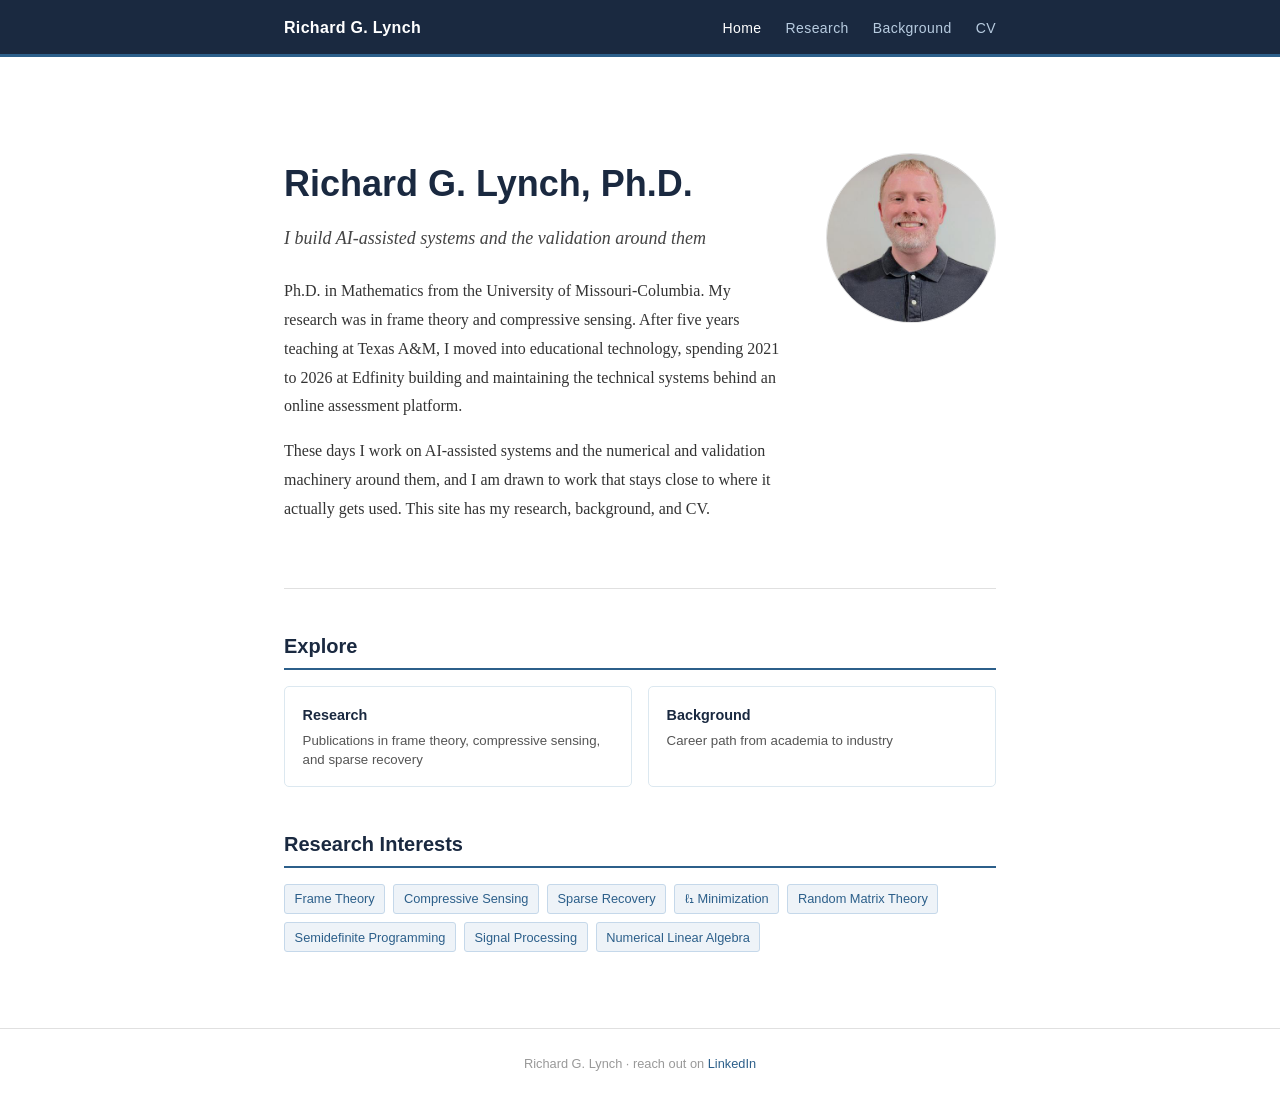
<file: index.html>
<!DOCTYPE html>
<html lang="en">
<head>
  <meta charset="UTF-8">
  <meta name="viewport" content="width=device-width, initial-scale=1.0">
  <title>Richard G. Lynch, Ph.D.</title>
  <link rel="stylesheet" href="style.css">
</head>
<body>

<nav>
  <div class="container">
    <a class="nav-name" href="index.html">Richard G. Lynch</a>
    <ul class="nav-links">
      <li><a href="index.html" class="active">Home</a></li>
      <li><a href="research.html">Research</a></li>
      <li><a href="background.html">Background</a></li>
      <li><a href="cv.html">CV</a></li>
    </ul>
  </div>
</nav>

<main>
  <div class="container">

    <section class="hero">
      <div class="hero-inner">
        <div class="hero-text">
          <h1>Richard G. Lynch, Ph.D.</h1>
          <p class="tagline">I build AI-assisted systems and the validation around them</p>
          <p class="intro">
            Ph.D. in Mathematics from the University of Missouri-Columbia. My research
            was in frame theory and compressive sensing. After five years teaching at Texas A&amp;M,
            I moved into educational technology, spending 2021 to 2026 at Edfinity building and
            maintaining the technical systems behind an online assessment platform.
          </p>
          <p class="intro">
            These days I work on AI-assisted systems and the numerical and validation machinery
            around them, and I am drawn to work that stays close to where it actually gets used.
            This site has my research, background, and CV.
          </p>
        </div>
        <img class="hero-photo" src="headshot.jpg" alt="Richard G. Lynch" width="400" height="400">
      </div>
    </section>

    <section>
      <h2>Explore</h2>
      <div class="nav-cards">
        <a class="nav-card" href="research.html">
          <div class="card-title">Research</div>
          <div class="card-desc">Publications in frame theory, compressive sensing, and sparse recovery</div>
        </a>
        <a class="nav-card" href="background.html">
          <div class="card-title">Background</div>
          <div class="card-desc">Career path from academia to industry</div>
        </a>
      </div>
    </section>

    <section>
      <h2>Research Interests</h2>
      <div class="tags">
        <span class="tag">Frame Theory</span>
        <span class="tag">Compressive Sensing</span>
        <span class="tag">Sparse Recovery</span>
        <span class="tag">ℓ₁ Minimization</span>
        <span class="tag">Random Matrix Theory</span>
        <span class="tag">Semidefinite Programming</span>
        <span class="tag">Signal Processing</span>
        <span class="tag">Numerical Linear Algebra</span>
      </div>
    </section>

  </div>
</main>

<footer>
  <div class="container">
    Richard G. Lynch &middot; reach out on <a href="https://www.linkedin.com/in/rglynch">LinkedIn</a>
  </div>
</footer>

</body>
</html>
</file>
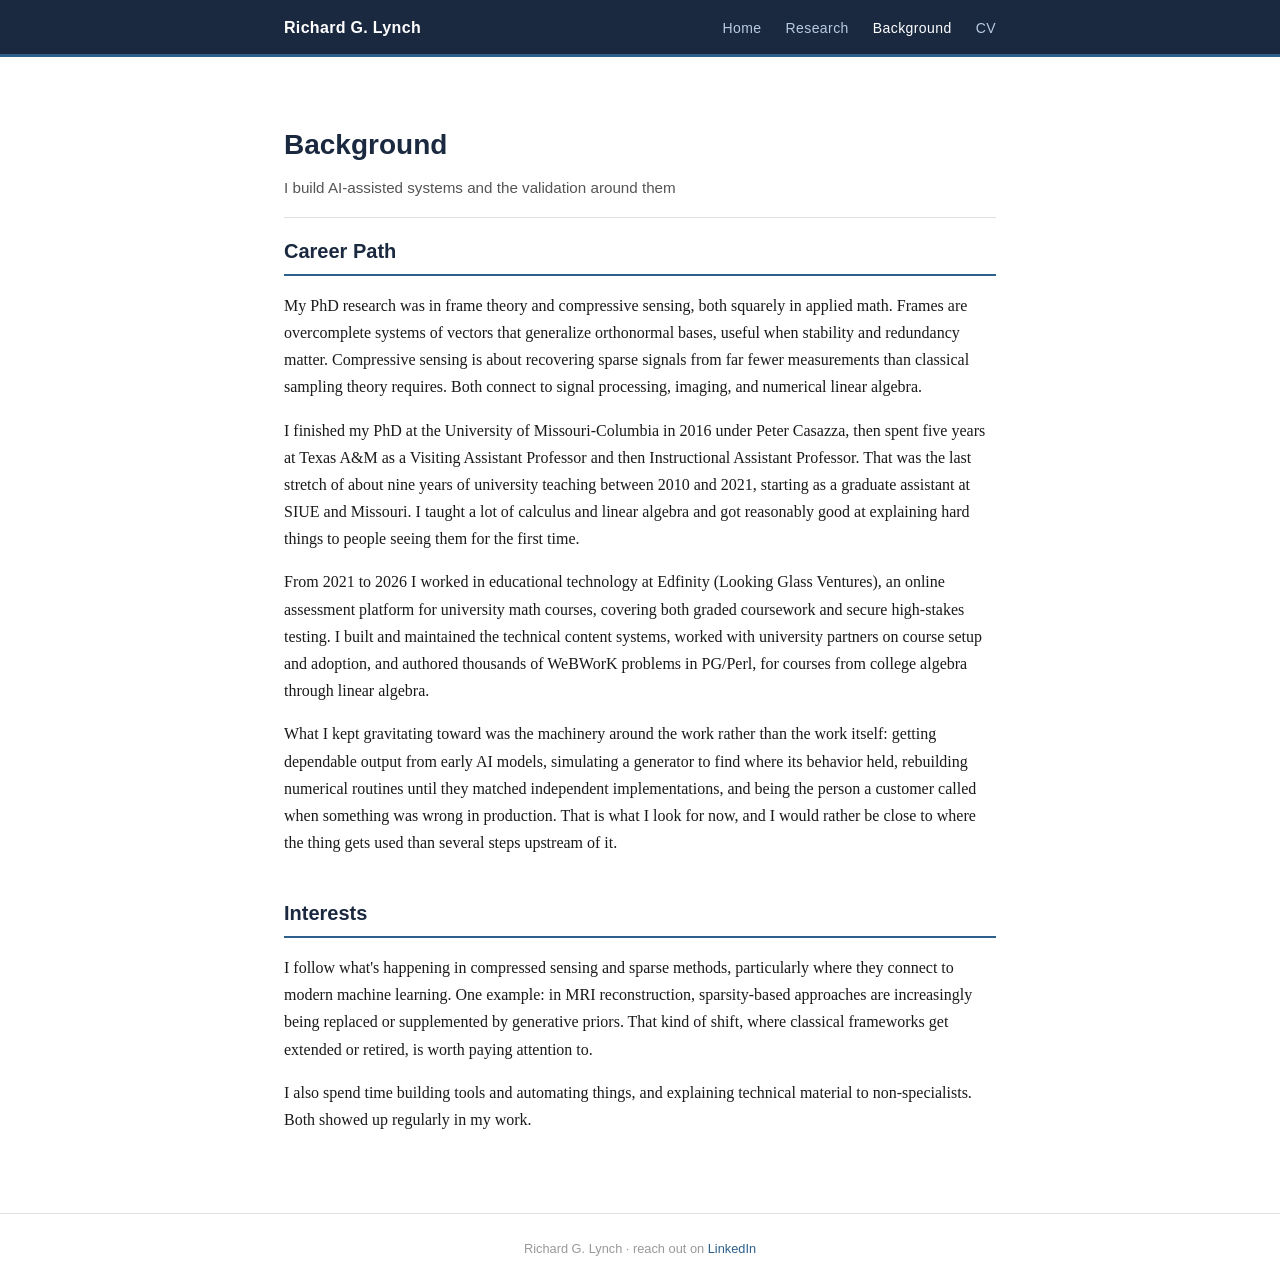
<file: background.html>
<!DOCTYPE html>
<html lang="en">
<head>
  <meta charset="UTF-8">
  <meta name="viewport" content="width=device-width, initial-scale=1.0">
  <title>Background — Richard G. Lynch, Ph.D.</title>
  <link rel="stylesheet" href="style.css">
</head>
<body>

<nav>
  <div class="container">
    <a class="nav-name" href="index.html">Richard G. Lynch</a>
    <ul class="nav-links">
      <li><a href="index.html">Home</a></li>
      <li><a href="research.html">Research</a></li>
      <li><a href="background.html" class="active">Background</a></li>
      <li><a href="cv.html">CV</a></li>
    </ul>
  </div>
</nav>

<main>
  <div class="container">

    <div class="page-header">
      <h1>Background</h1>
      <p class="subtitle">I build AI-assisted systems and the validation around them</p>
    </div>

    <section>
      <h2>Career Path</h2>
      <p>
        My PhD research was in frame theory and compressive sensing, both squarely in applied
        math. Frames are overcomplete systems of vectors that generalize orthonormal bases,
        useful when stability and redundancy matter. Compressive sensing is about recovering
        sparse signals from far fewer measurements than classical sampling theory requires.
        Both connect to signal processing, imaging, and numerical linear algebra.
      </p>
      <p>
        I finished my PhD at the University of Missouri-Columbia in 2016 under Peter Casazza,
        then spent five years at Texas A&amp;M as a Visiting Assistant Professor and then
        Instructional Assistant Professor. That was the last stretch of about nine years of
        university teaching between 2010 and 2021, starting as a graduate assistant at SIUE and
        Missouri. I taught a lot of calculus and linear algebra and got reasonably good at
        explaining hard things to people seeing them for the first time.
      </p>
      <p>
        From 2021 to 2026 I worked in educational technology at Edfinity (Looking Glass Ventures),
        an online assessment platform for university math courses, covering both graded coursework
        and secure high-stakes testing. I built and maintained the technical content systems, worked
        with university partners on course setup and adoption, and authored thousands of WeBWorK
        problems in PG/Perl, for courses from college algebra through linear algebra.
      </p>
      <p>
        What I kept gravitating toward was the machinery around the work rather than the work
        itself: getting dependable output from early AI models, simulating a generator to find
        where its behavior held, rebuilding numerical routines until they matched independent
        implementations, and being the person a customer called when something was wrong in
        production. That is what I look for now, and I would rather be close to where the thing
        gets used than several steps upstream of it.
      </p>
    </section>

    <section>
      <h2>Interests</h2>
      <p>
        I follow what's happening in compressed sensing and sparse methods, particularly
        where they connect to modern machine learning. One example: in MRI reconstruction,
        sparsity-based approaches are increasingly being replaced or supplemented by
        generative priors. That kind of shift, where classical frameworks get extended or
        retired, is worth paying attention to.
      </p>
      <p>
        I also spend time building tools and automating things, and explaining technical
        material to non-specialists. Both showed up regularly in my work.
      </p>
    </section>

  </div>
</main>

<footer>
  <div class="container">
    Richard G. Lynch &middot; reach out on <a href="https://www.linkedin.com/in/rglynch">LinkedIn</a>
  </div>
</footer>

</body>
</html>
</file>
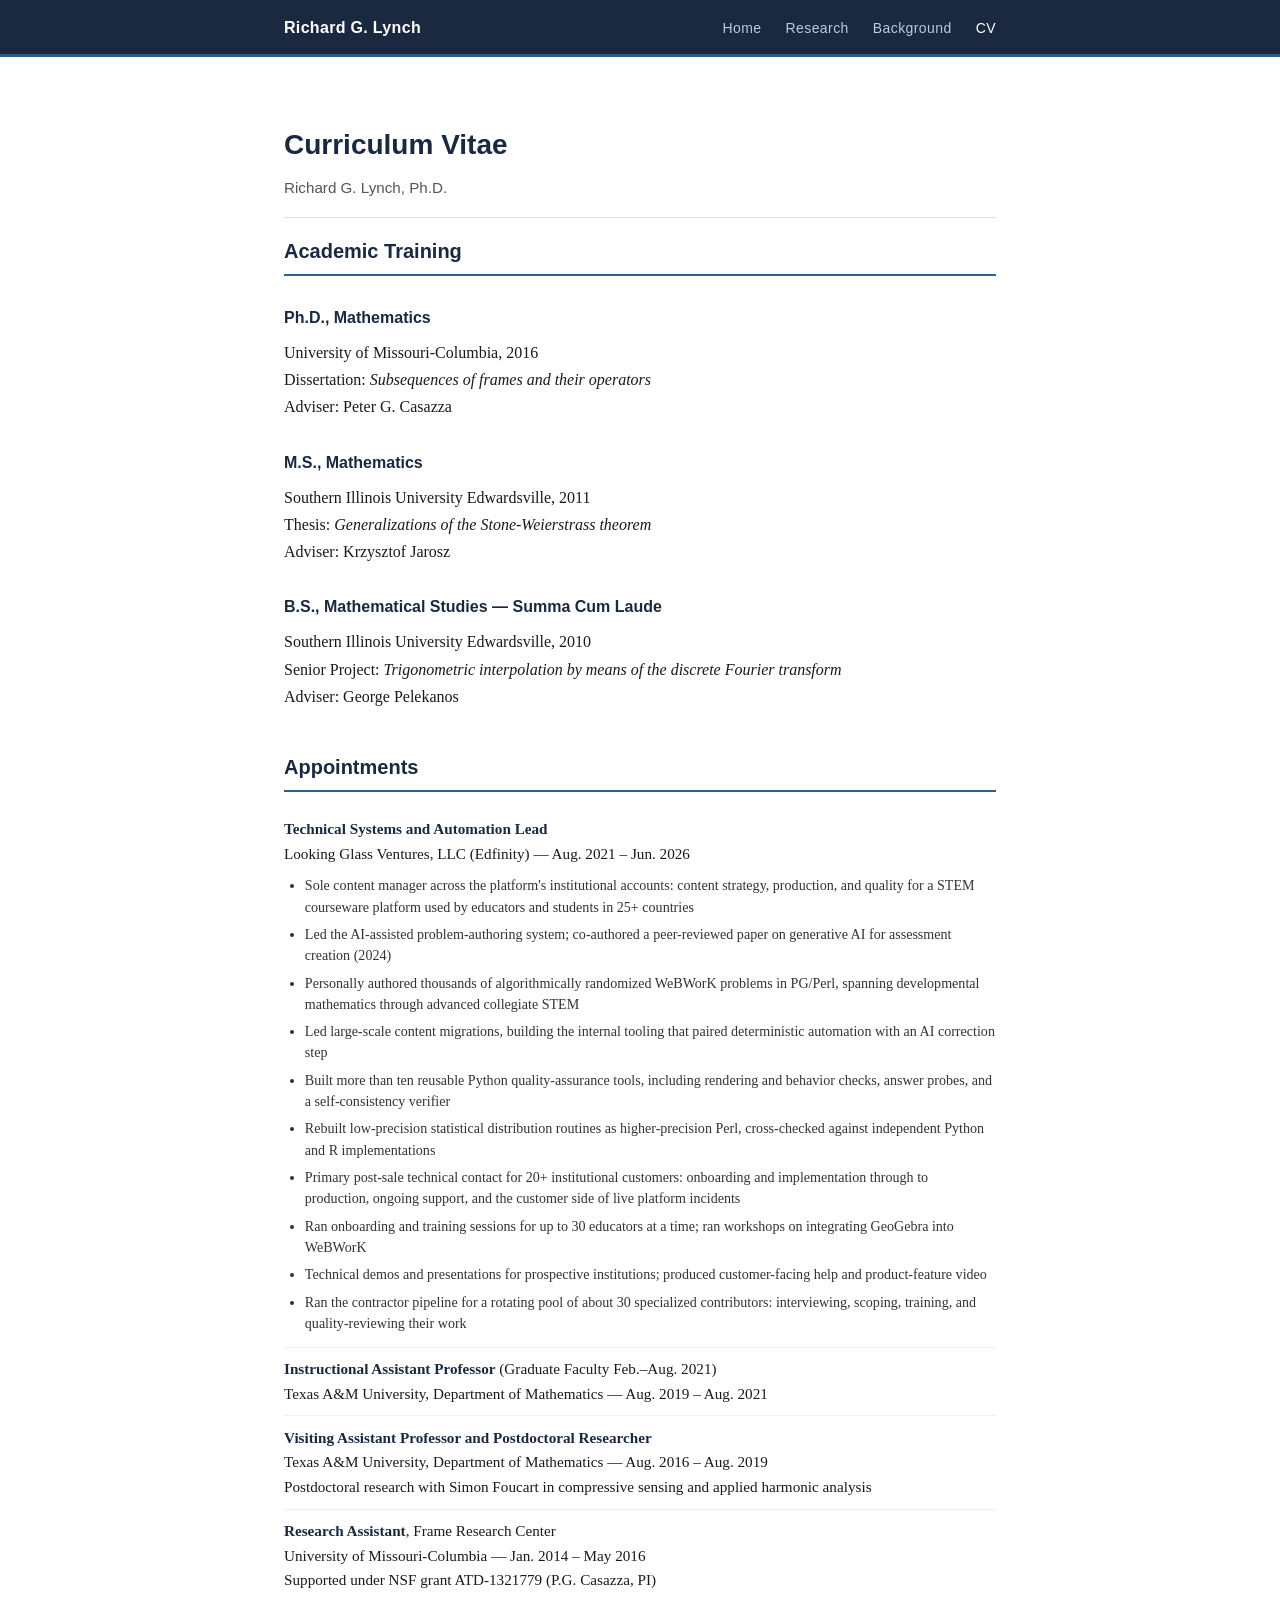
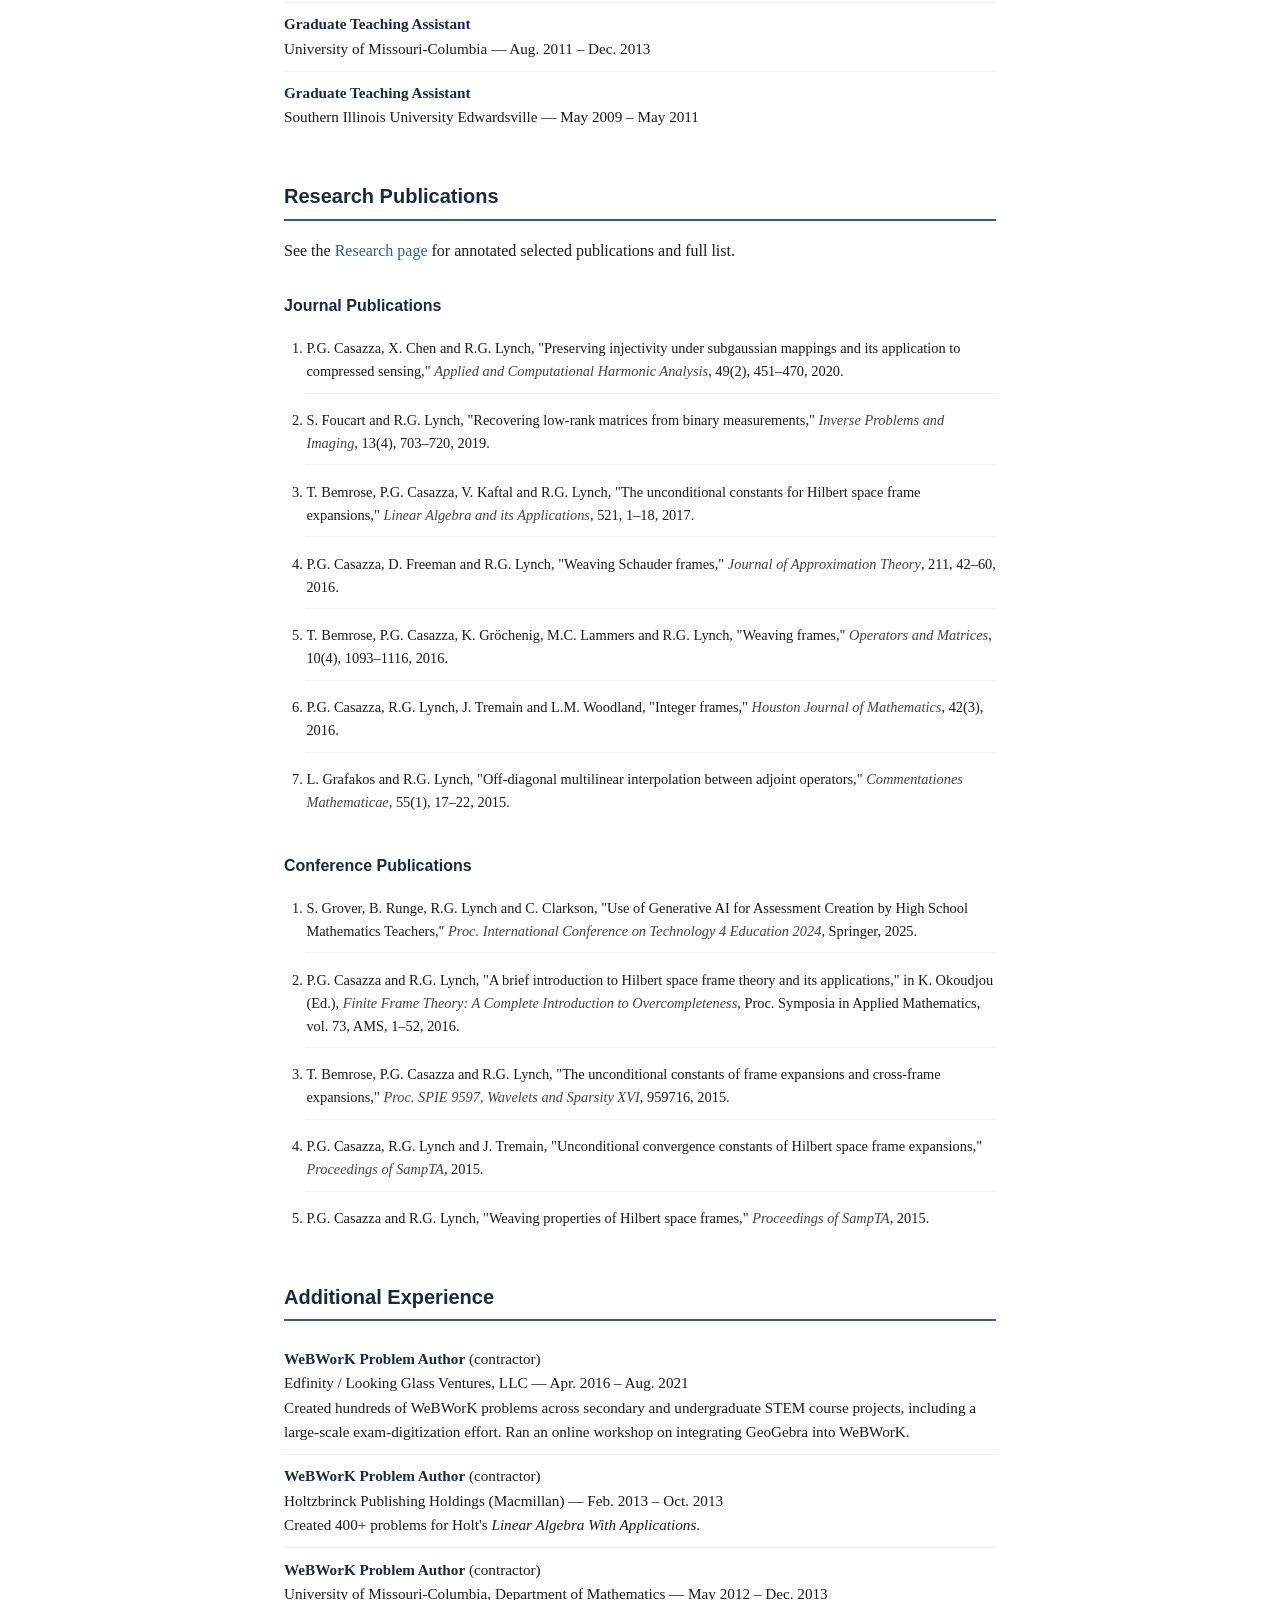
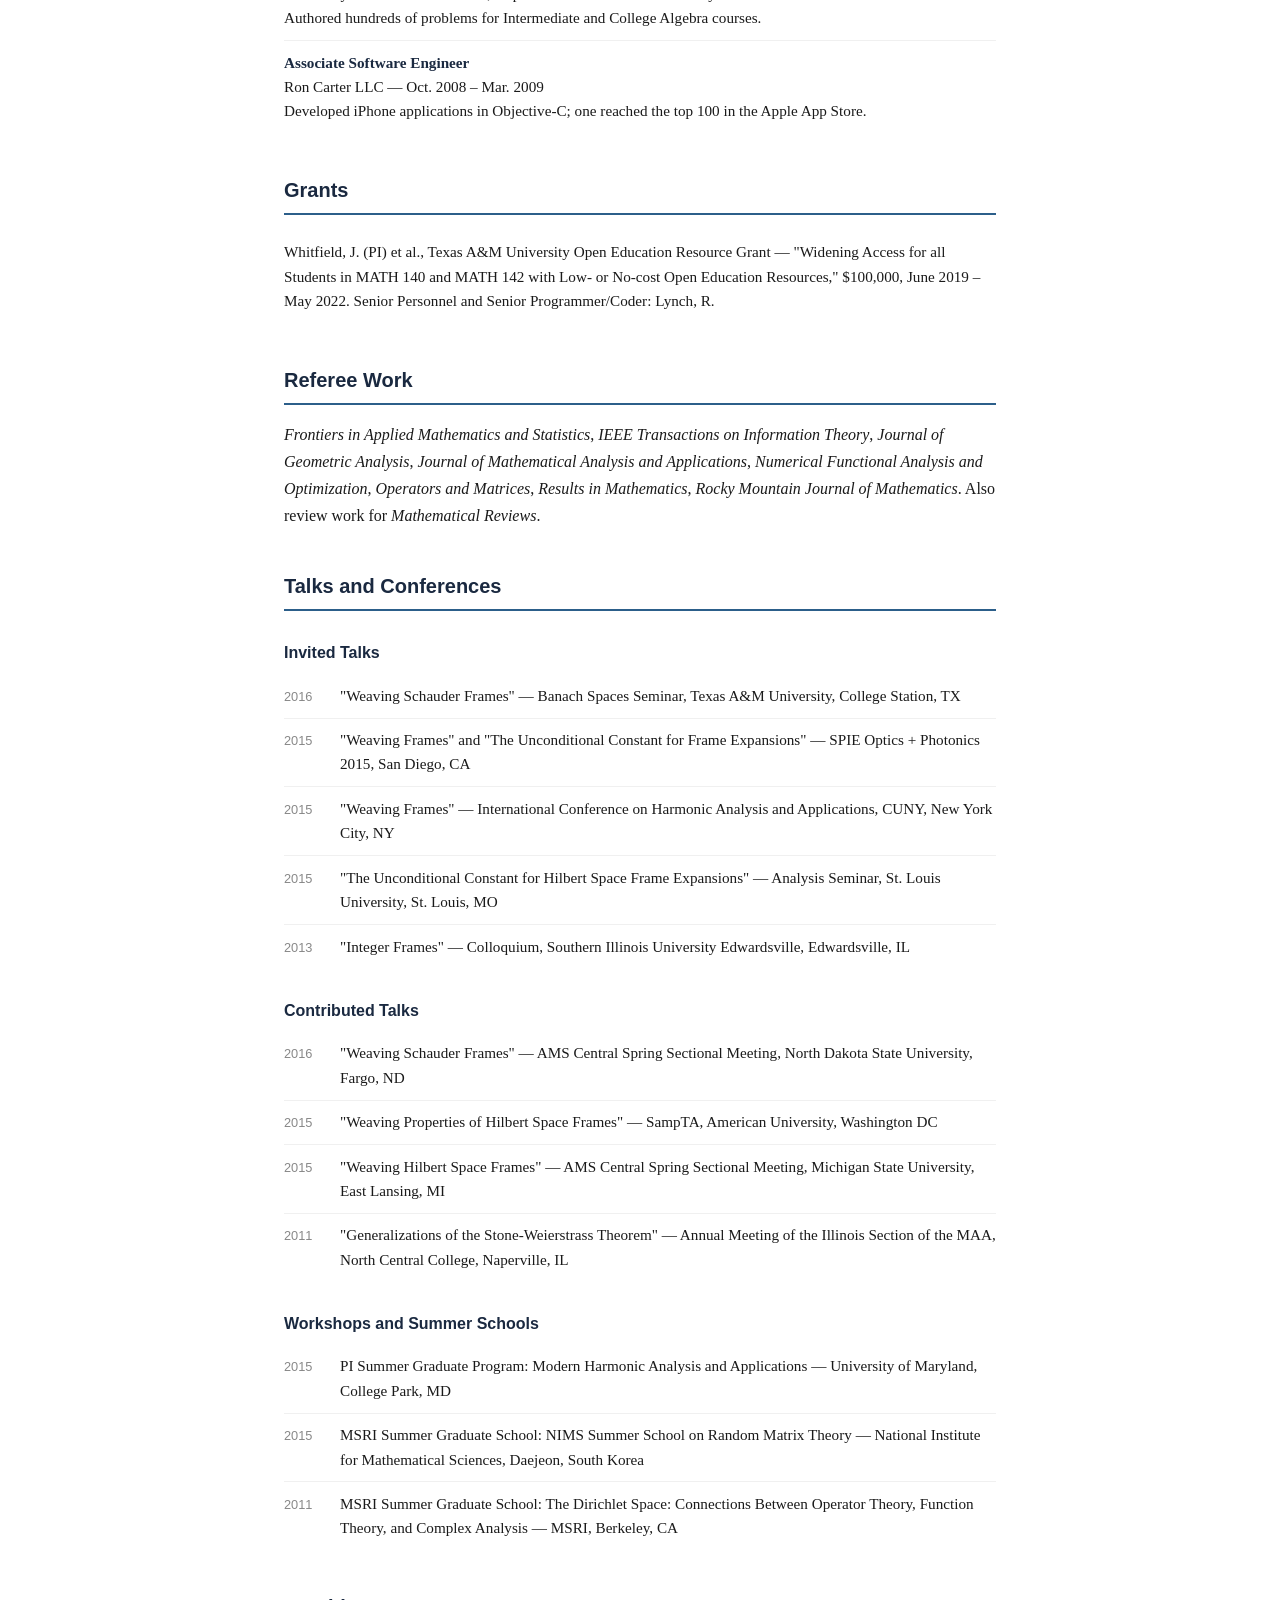
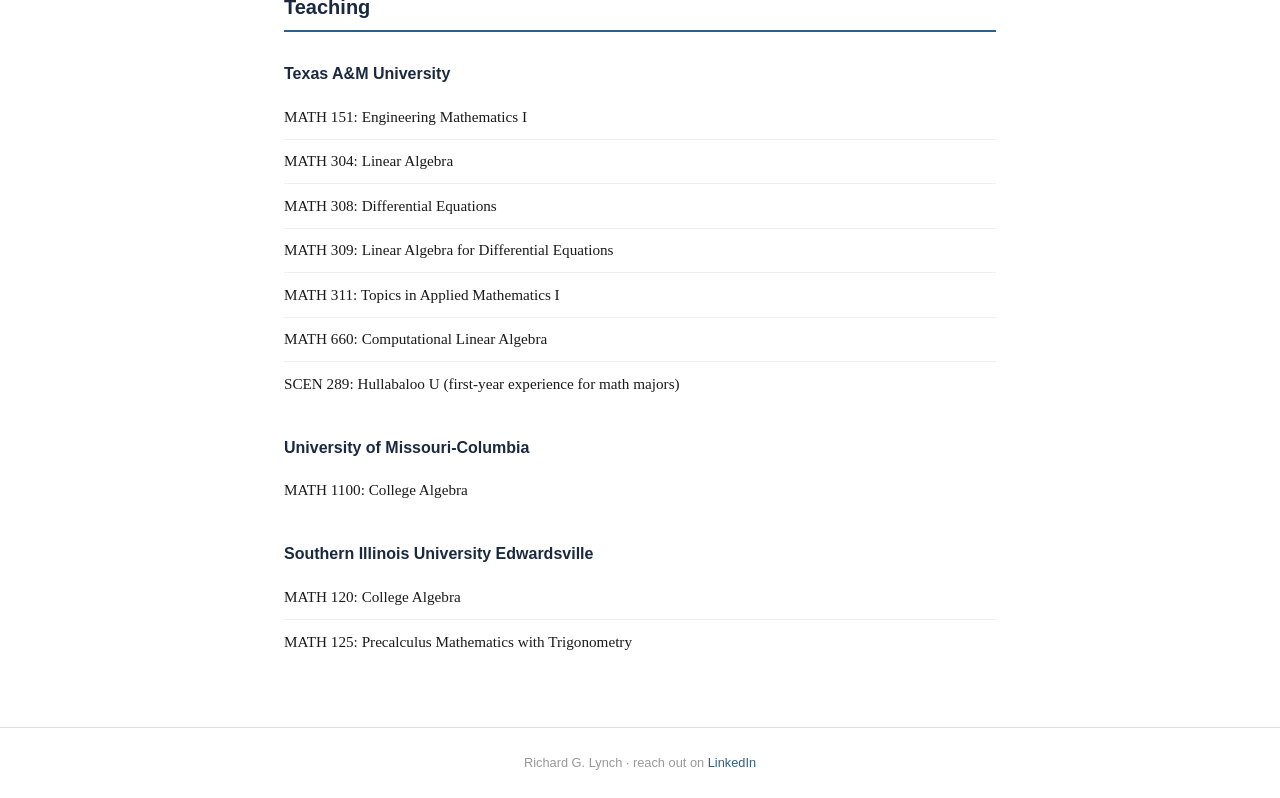
<file: cv.html>
<!DOCTYPE html>
<html lang="en">
<head>
  <meta charset="UTF-8">
  <meta name="viewport" content="width=device-width, initial-scale=1.0">
  <title>CV — Richard G. Lynch, Ph.D.</title>
  <link rel="stylesheet" href="style.css">
</head>
<body>

<nav>
  <div class="container">
    <a class="nav-name" href="index.html">Richard G. Lynch</a>
    <ul class="nav-links">
      <li><a href="index.html">Home</a></li>
      <li><a href="research.html">Research</a></li>
      <li><a href="background.html">Background</a></li>
      <li><a href="cv.html" class="active">CV</a></li>
    </ul>
  </div>
</nav>

<main>
  <div class="container">

    <div class="page-header">
      <h1>Curriculum Vitae</h1>
      <p class="subtitle">Richard G. Lynch, Ph.D.</p>
    </div>

    <section>
      <h2>Academic Training</h2>

      <h3>Ph.D., Mathematics</h3>
      <p>University of Missouri-Columbia, 2016<br>
      Dissertation: <em>Subsequences of frames and their operators</em><br>
      Adviser: Peter G. Casazza</p>

      <h3>M.S., Mathematics</h3>
      <p>Southern Illinois University Edwardsville, 2011<br>
      Thesis: <em>Generalizations of the Stone-Weierstrass theorem</em><br>
      Adviser: Krzysztof Jarosz</p>

      <h3>B.S., Mathematical Studies — Summa Cum Laude</h3>
      <p>Southern Illinois University Edwardsville, 2010<br>
      Senior Project: <em>Trigonometric interpolation by means of the discrete Fourier transform</em><br>
      Adviser: George Pelekanos</p>
    </section>

    <section>
      <h2>Appointments</h2>
      <ul class="cv-list">
        <li>
          <span class="cv-role">Technical Systems and Automation Lead</span><br>
          Looking Glass Ventures, LLC (Edfinity) &mdash; Aug. 2021 – Jun. 2026
          <ul class="cv-sublist">
            <li>Sole content manager across the platform's institutional accounts: content strategy, production, and quality for a STEM courseware platform used by educators and students in 25+ countries</li>
            <li>Led the AI-assisted problem-authoring system; co-authored a peer-reviewed paper on generative AI for assessment creation (2024)</li>
            <li>Personally authored thousands of algorithmically randomized WeBWorK problems in PG/Perl, spanning developmental mathematics through advanced collegiate STEM</li>
            <li>Led large-scale content migrations, building the internal tooling that paired deterministic automation with an AI correction step</li>
            <li>Built more than ten reusable Python quality-assurance tools, including rendering and behavior checks, answer probes, and a self-consistency verifier</li>
            <li>Rebuilt low-precision statistical distribution routines as higher-precision Perl, cross-checked against independent Python and R implementations</li>
            <li>Primary post-sale technical contact for 20+ institutional customers: onboarding and implementation through to production, ongoing support, and the customer side of live platform incidents</li>
            <li>Ran onboarding and training sessions for up to 30 educators at a time; ran workshops on integrating GeoGebra into WeBWorK</li>
            <li>Technical demos and presentations for prospective institutions; produced customer-facing help and product-feature video</li>
            <li>Ran the contractor pipeline for a rotating pool of about 30 specialized contributors: interviewing, scoping, training, and quality-reviewing their work</li>
          </ul>
        </li>
        <li>
          <span class="cv-role">Instructional Assistant Professor</span> (Graduate Faculty Feb.–Aug. 2021)<br>
          Texas A&amp;M University, Department of Mathematics &mdash; Aug. 2019 – Aug. 2021
        </li>
        <li>
          <span class="cv-role">Visiting Assistant Professor and Postdoctoral Researcher</span><br>
          Texas A&amp;M University, Department of Mathematics &mdash; Aug. 2016 – Aug. 2019<br>
          Postdoctoral research with Simon Foucart in compressive sensing and applied harmonic analysis
        </li>
        <li>
          <span class="cv-role">Research Assistant</span>, Frame Research Center<br>
          University of Missouri-Columbia &mdash; Jan. 2014 – May 2016<br>
          Supported under NSF grant ATD-1321779 (P.G. Casazza, PI)
        </li>
        <li>
          <span class="cv-role">Graduate Teaching Assistant</span><br>
          University of Missouri-Columbia &mdash; Aug. 2011 – Dec. 2013
        </li>
        <li>
          <span class="cv-role">Graduate Teaching Assistant</span><br>
          Southern Illinois University Edwardsville &mdash; May 2009 – May 2011
        </li>
      </ul>
    </section>

    <section>
      <h2>Research Publications</h2>
      <p>See the <a href="research.html">Research page</a> for annotated selected publications and full list.</p>

      <h3>Journal Publications</h3>
      <ol class="pub-list pub-list--numbered">
        <li>P.G. Casazza, X. Chen and R.G. Lynch, "Preserving injectivity under subgaussian mappings and its application to compressed sensing," <span class="pub-journal">Applied and Computational Harmonic Analysis</span>, 49(2), 451–470, 2020.</li>
        <li>S. Foucart and R.G. Lynch, "Recovering low-rank matrices from binary measurements," <span class="pub-journal">Inverse Problems and Imaging</span>, 13(4), 703–720, 2019.</li>
        <li>T. Bemrose, P.G. Casazza, V. Kaftal and R.G. Lynch, "The unconditional constants for Hilbert space frame expansions," <span class="pub-journal">Linear Algebra and its Applications</span>, 521, 1–18, 2017.</li>
        <li>P.G. Casazza, D. Freeman and R.G. Lynch, "Weaving Schauder frames," <span class="pub-journal">Journal of Approximation Theory</span>, 211, 42–60, 2016.</li>
        <li>T. Bemrose, P.G. Casazza, K. Gröchenig, M.C. Lammers and R.G. Lynch, "Weaving frames," <span class="pub-journal">Operators and Matrices</span>, 10(4), 1093–1116, 2016.</li>
        <li>P.G. Casazza, R.G. Lynch, J. Tremain and L.M. Woodland, "Integer frames," <span class="pub-journal">Houston Journal of Mathematics</span>, 42(3), 2016.</li>
        <li>L. Grafakos and R.G. Lynch, "Off-diagonal multilinear interpolation between adjoint operators," <span class="pub-journal">Commentationes Mathematicae</span>, 55(1), 17–22, 2015.</li>
      </ol>

      <h3>Conference Publications</h3>
      <ol class="pub-list pub-list--numbered">
        <li>S. Grover, B. Runge, R.G. Lynch and C. Clarkson, "Use of Generative AI for Assessment Creation by High School Mathematics Teachers," <span class="pub-journal">Proc. International Conference on Technology 4 Education 2024</span>, Springer, 2025.</li>
        <li>P.G. Casazza and R.G. Lynch, "A brief introduction to Hilbert space frame theory and its applications," in K. Okoudjou (Ed.), <span class="pub-journal">Finite Frame Theory: A Complete Introduction to Overcompleteness</span>, Proc. Symposia in Applied Mathematics, vol. 73, AMS, 1–52, 2016.</li>
        <li>T. Bemrose, P.G. Casazza and R.G. Lynch, "The unconditional constants of frame expansions and cross-frame expansions," <span class="pub-journal">Proc. SPIE 9597, Wavelets and Sparsity XVI</span>, 959716, 2015.</li>
        <li>P.G. Casazza, R.G. Lynch and J. Tremain, "Unconditional convergence constants of Hilbert space frame expansions," <span class="pub-journal">Proceedings of SampTA</span>, 2015.</li>
        <li>P.G. Casazza and R.G. Lynch, "Weaving properties of Hilbert space frames," <span class="pub-journal">Proceedings of SampTA</span>, 2015.</li>
      </ol>
    </section>

    <section>
      <h2>Additional Experience</h2>
      <ul class="cv-list">
        <li>
          <span class="cv-role">WeBWorK Problem Author</span> (contractor)<br>
          Edfinity / Looking Glass Ventures, LLC &mdash; Apr. 2016 – Aug. 2021<br>
          Created hundreds of WeBWorK problems across secondary and undergraduate STEM course projects, including a large-scale exam-digitization effort. Ran an online workshop on integrating GeoGebra into WeBWorK.
        </li>
        <li>
          <span class="cv-role">WeBWorK Problem Author</span> (contractor)<br>
          Holtzbrinck Publishing Holdings (Macmillan) &mdash; Feb. 2013 – Oct. 2013<br>
          Created 400+ problems for Holt's <em>Linear Algebra With Applications</em>.
        </li>
        <li>
          <span class="cv-role">WeBWorK Problem Author</span> (contractor)<br>
          University of Missouri-Columbia, Department of Mathematics &mdash; May 2012 – Dec. 2013<br>
          Authored hundreds of problems for Intermediate and College Algebra courses.
        </li>
        <li>
          <span class="cv-role">Associate Software Engineer</span><br>
          Ron Carter LLC &mdash; Oct. 2008 – Mar. 2009<br>
          Developed iPhone applications in Objective-C; one reached the top 100 in the Apple App Store.
        </li>
      </ul>
    </section>

    <section>
      <h2>Grants</h2>
      <ul class="cv-list">
        <li>Whitfield, J. (PI) et al., Texas A&amp;M University Open Education Resource Grant — "Widening Access for all Students in MATH 140 and MATH 142 with Low- or No-cost Open Education Resources," $100,000, June 2019 – May 2022. Senior Personnel and Senior Programmer/Coder: Lynch, R.</li>
      </ul>
    </section>

    <section>
      <h2>Referee Work</h2>
      <p>
        <em>Frontiers in Applied Mathematics and Statistics</em>,
        <em>IEEE Transactions on Information Theory</em>,
        <em>Journal of Geometric Analysis</em>,
        <em>Journal of Mathematical Analysis and Applications</em>,
        <em>Numerical Functional Analysis and Optimization</em>,
        <em>Operators and Matrices</em>,
        <em>Results in Mathematics</em>,
        <em>Rocky Mountain Journal of Mathematics</em>.
        Also review work for <em>Mathematical Reviews</em>.
      </p>
    </section>

    <section>
      <h2>Talks and Conferences</h2>

      <h3>Invited Talks</h3>
      <ul class="cv-list cv-list--talks">
        <li><span class="cv-date">2016</span> "Weaving Schauder Frames" — Banach Spaces Seminar, Texas A&amp;M University, College Station, TX</li>
        <li><span class="cv-date">2015</span> "Weaving Frames" and "The Unconditional Constant for Frame Expansions" — SPIE Optics + Photonics 2015, San Diego, CA</li>
        <li><span class="cv-date">2015</span> "Weaving Frames" — International Conference on Harmonic Analysis and Applications, CUNY, New York City, NY</li>
        <li><span class="cv-date">2015</span> "The Unconditional Constant for Hilbert Space Frame Expansions" — Analysis Seminar, St. Louis University, St. Louis, MO</li>
        <li><span class="cv-date">2013</span> "Integer Frames" — Colloquium, Southern Illinois University Edwardsville, Edwardsville, IL</li>
      </ul>

      <h3>Contributed Talks</h3>
      <ul class="cv-list cv-list--talks">
        <li><span class="cv-date">2016</span> "Weaving Schauder Frames" — AMS Central Spring Sectional Meeting, North Dakota State University, Fargo, ND</li>
        <li><span class="cv-date">2015</span> "Weaving Properties of Hilbert Space Frames" — SampTA, American University, Washington DC</li>
        <li><span class="cv-date">2015</span> "Weaving Hilbert Space Frames" — AMS Central Spring Sectional Meeting, Michigan State University, East Lansing, MI</li>
        <li><span class="cv-date">2011</span> "Generalizations of the Stone-Weierstrass Theorem" — Annual Meeting of the Illinois Section of the MAA, North Central College, Naperville, IL</li>
      </ul>

      <h3>Workshops and Summer Schools</h3>
      <ul class="cv-list cv-list--talks">
        <li><span class="cv-date">2015</span> PI Summer Graduate Program: Modern Harmonic Analysis and Applications — University of Maryland, College Park, MD</li>
        <li><span class="cv-date">2015</span> MSRI Summer Graduate School: NIMS Summer School on Random Matrix Theory — National Institute for Mathematical Sciences, Daejeon, South Korea</li>
        <li><span class="cv-date">2011</span> MSRI Summer Graduate School: The Dirichlet Space: Connections Between Operator Theory, Function Theory, and Complex Analysis — MSRI, Berkeley, CA</li>
      </ul>
    </section>

    <section>
      <h2>Teaching</h2>

      <h3>Texas A&amp;M University</h3>
      <ul class="cv-list">
        <li>MATH 151: Engineering Mathematics I</li>
        <li>MATH 304: Linear Algebra</li>
        <li>MATH 308: Differential Equations</li>
        <li>MATH 309: Linear Algebra for Differential Equations</li>
        <li>MATH 311: Topics in Applied Mathematics I</li>
        <li>MATH 660: Computational Linear Algebra</li>
        <li>SCEN 289: Hullabaloo U (first-year experience for math majors)</li>
      </ul>

      <h3>University of Missouri-Columbia</h3>
      <ul class="cv-list">
        <li>MATH 1100: College Algebra</li>
      </ul>

      <h3>Southern Illinois University Edwardsville</h3>
      <ul class="cv-list">
        <li>MATH 120: College Algebra</li>
        <li>MATH 125: Precalculus Mathematics with Trigonometry</li>
      </ul>
    </section>

  </div>
</main>

<footer>
  <div class="container">
    Richard G. Lynch &middot; reach out on <a href="https://www.linkedin.com/in/rglynch">LinkedIn</a>
  </div>
</footer>

</body>
</html>
</file>
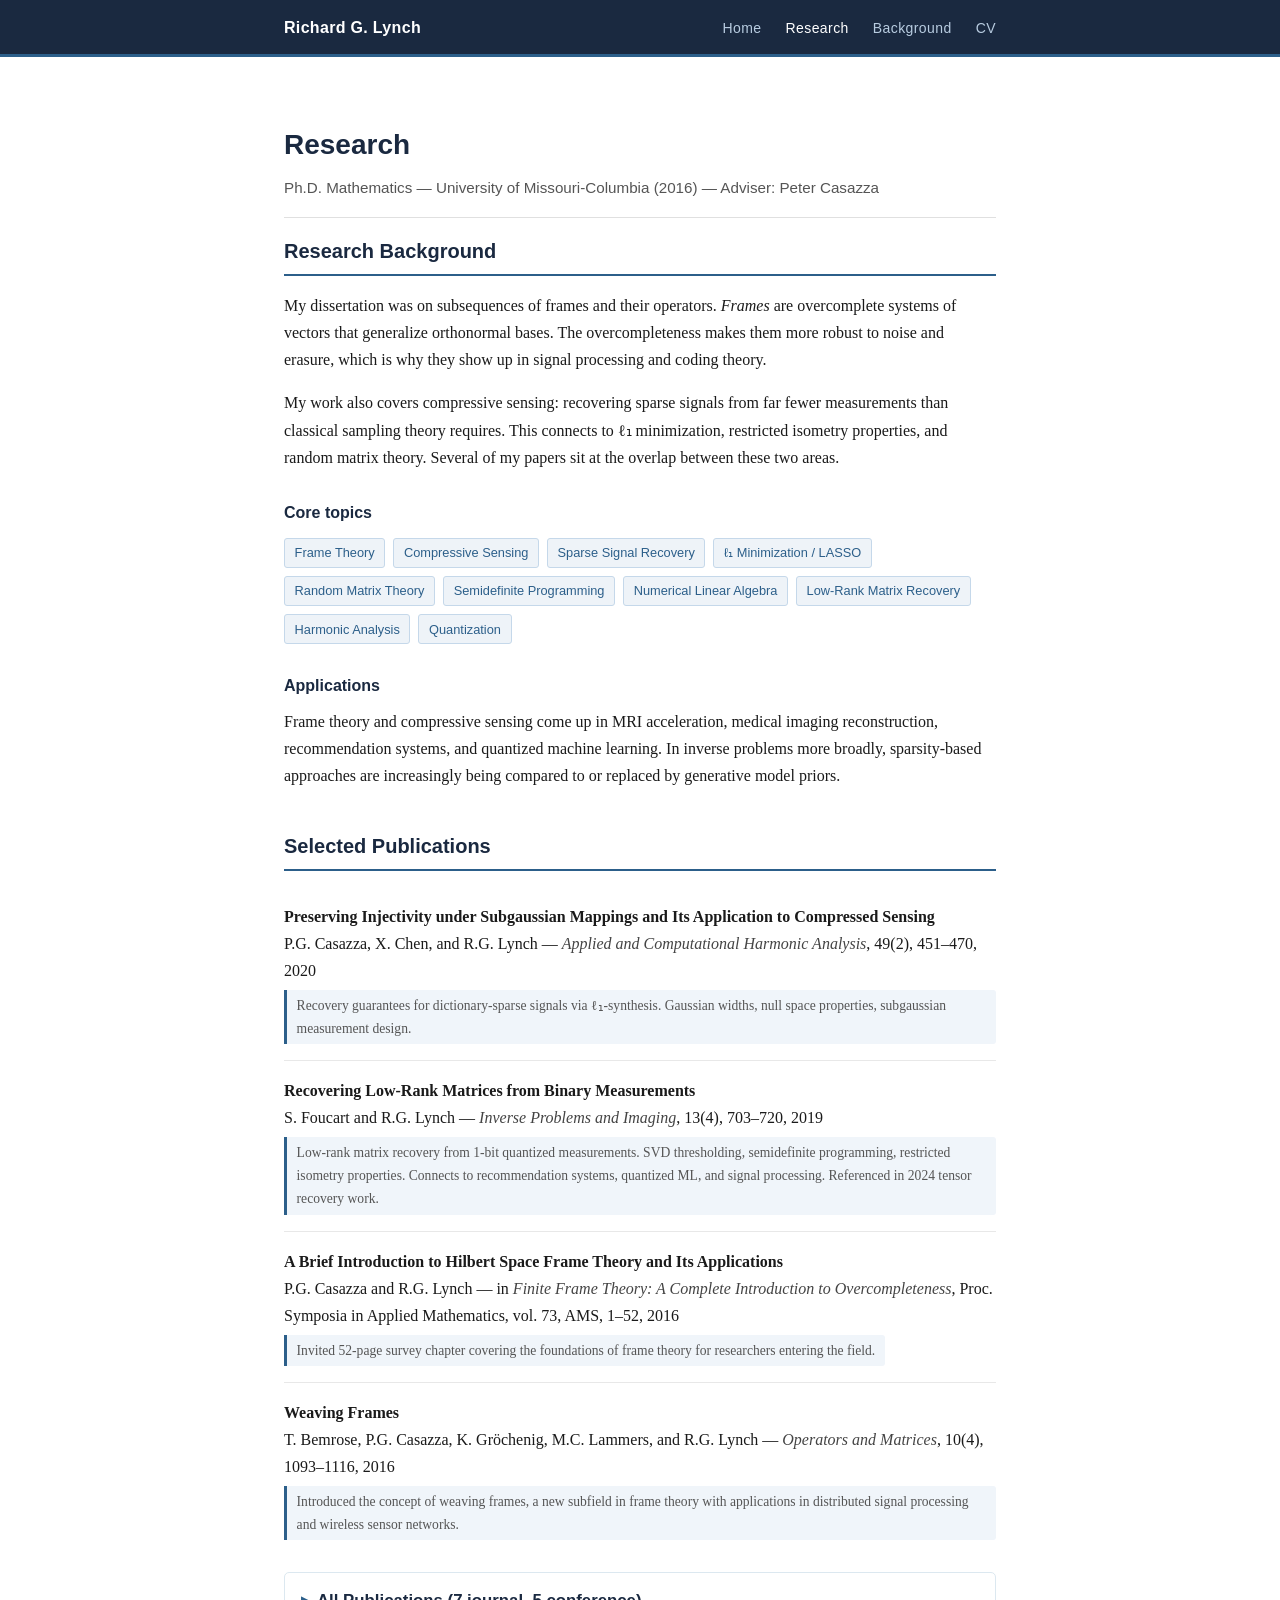
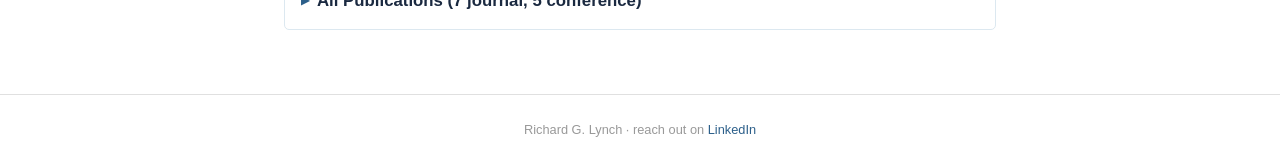
<file: research.html>
<!DOCTYPE html>
<html lang="en">
<head>
  <meta charset="UTF-8">
  <meta name="viewport" content="width=device-width, initial-scale=1.0">
  <title>Research — Richard G. Lynch, Ph.D.</title>
  <link rel="stylesheet" href="style.css">
</head>
<body>

<nav>
  <div class="container">
    <a class="nav-name" href="index.html">Richard G. Lynch</a>
    <ul class="nav-links">
      <li><a href="index.html">Home</a></li>
      <li><a href="research.html" class="active">Research</a></li>
      <li><a href="background.html">Background</a></li>
      <li><a href="cv.html">CV</a></li>
    </ul>
  </div>
</nav>

<main>
  <div class="container">

    <div class="page-header">
      <h1>Research</h1>
      <p class="subtitle">Ph.D. Mathematics &mdash; University of Missouri-Columbia (2016) &mdash; Adviser: Peter Casazza</p>
    </div>

    <section>
      <h2>Research Background</h2>
      <p>
        My dissertation was on subsequences of frames and their operators. <em>Frames</em> are
        overcomplete systems of vectors that generalize orthonormal bases. The overcompleteness
        makes them more robust to noise and erasure, which is why they show up in signal processing
        and coding theory.
      </p>
      <p>
        My work also covers compressive sensing: recovering sparse signals from far fewer
        measurements than classical sampling theory requires. This connects to ℓ₁ minimization,
        restricted isometry properties, and random matrix theory. Several of my papers sit
        at the overlap between these two areas.
      </p>

      <h3>Core topics</h3>
      <div class="tags">
        <span class="tag">Frame Theory</span>
        <span class="tag">Compressive Sensing</span>
        <span class="tag">Sparse Signal Recovery</span>
        <span class="tag">ℓ₁ Minimization / LASSO</span>
        <span class="tag">Random Matrix Theory</span>
        <span class="tag">Semidefinite Programming</span>
        <span class="tag">Numerical Linear Algebra</span>
        <span class="tag">Low-Rank Matrix Recovery</span>
        <span class="tag">Harmonic Analysis</span>
        <span class="tag">Quantization</span>
      </div>

      <h3>Applications</h3>
      <p>
        Frame theory and compressive sensing come up in MRI acceleration, medical imaging
        reconstruction, recommendation systems, and quantized machine learning. In inverse
        problems more broadly, sparsity-based approaches are increasingly being compared
        to or replaced by generative model priors.
      </p>
    </section>

    <section>
      <h2>Selected Publications</h2>
      <ul class="pub-list">

        <li>
          <div class="pub-title">Preserving Injectivity under Subgaussian Mappings and Its Application to Compressed Sensing</div>
          <div>P.G. Casazza, X. Chen, and R.G. Lynch &mdash; <span class="pub-journal">Applied and Computational Harmonic Analysis</span>, 49(2), 451–470, 2020</div>
          <span class="pub-note">Recovery guarantees for dictionary-sparse signals via ℓ₁-synthesis. Gaussian widths, null space properties, subgaussian measurement design.</span>
        </li>

        <li>
          <div class="pub-title">Recovering Low-Rank Matrices from Binary Measurements</div>
          <div>S. Foucart and R.G. Lynch &mdash; <span class="pub-journal">Inverse Problems and Imaging</span>, 13(4), 703–720, 2019</div>
          <span class="pub-note">Low-rank matrix recovery from 1-bit quantized measurements. SVD thresholding, semidefinite programming, restricted isometry properties. Connects to recommendation systems, quantized ML, and signal processing. Referenced in 2024 tensor recovery work.</span>
        </li>

        <li>
          <div class="pub-title">A Brief Introduction to Hilbert Space Frame Theory and Its Applications</div>
          <div>P.G. Casazza and R.G. Lynch &mdash; in <span class="pub-journal">Finite Frame Theory: A Complete Introduction to Overcompleteness</span>, Proc. Symposia in Applied Mathematics, vol. 73, AMS, 1–52, 2016</div>
          <span class="pub-note">Invited 52-page survey chapter covering the foundations of frame theory for researchers entering the field.</span>
        </li>

        <li>
          <div class="pub-title">Weaving Frames</div>
          <div>T. Bemrose, P.G. Casazza, K. Gröchenig, M.C. Lammers, and R.G. Lynch &mdash; <span class="pub-journal">Operators and Matrices</span>, 10(4), 1093–1116, 2016</div>
          <span class="pub-note">Introduced the concept of weaving frames, a new subfield in frame theory with applications in distributed signal processing and wireless sensor networks.</span>
        </li>

      </ul>

    </section>

    <section>
      <details class="pub-details">
        <summary>All Publications (7 journal, 5 conference)</summary>

        <h3>Journal Publications</h3>
        <ol class="pub-list pub-list--numbered">
          <li>P.G. Casazza, X. Chen, and R.G. Lynch, "Preserving Injectivity under Subgaussian Mappings and Its Application to Compressed Sensing," <span class="pub-journal">Applied and Computational Harmonic Analysis</span>, 49(2), 451–470, 2020.</li>
          <li>S. Foucart and R.G. Lynch, "Recovering Low-Rank Matrices from Binary Measurements," <span class="pub-journal">Inverse Problems and Imaging</span>, 13(4), 703–720, 2019.</li>
          <li>T. Bemrose, P.G. Casazza, V. Kaftal, and R.G. Lynch, "The Unconditional Constants for Hilbert Space Frame Expansions," <span class="pub-journal">Linear Algebra and its Applications</span>, 521, 1–18, 2017.</li>
          <li>P.G. Casazza, D. Freeman, and R.G. Lynch, "Weaving Schauder Frames," <span class="pub-journal">Journal of Approximation Theory</span>, 211, 42–60, 2016.</li>
          <li>T. Bemrose, P.G. Casazza, K. Gröchenig, M.C. Lammers, and R.G. Lynch, "Weaving Frames," <span class="pub-journal">Operators and Matrices</span>, 10(4), 1093–1116, 2016.</li>
          <li>P.G. Casazza, R.G. Lynch, J. Tremain, and L.M. Woodland, "Integer Frames," <span class="pub-journal">Houston Journal of Mathematics</span>, 42(3), 2016.</li>
          <li>L. Grafakos and R.G. Lynch, "Off-Diagonal Multilinear Interpolation between Adjoint Operators," <span class="pub-journal">Commentationes Mathematicae</span>, 55(1), 17–22, 2015.</li>
        </ol>

        <h3>Conference Publications</h3>
        <ol class="pub-list pub-list--numbered">
          <li>S. Grover, B. Runge, R.G. Lynch, and C. Clarkson, "Use of Generative AI for Assessment Creation by High School Mathematics Teachers," <span class="pub-journal">Proc. International Conference on Technology 4 Education 2024</span>, Springer, 2025.</li>
          <li>P.G. Casazza and R.G. Lynch, "A Brief Introduction to Hilbert Space Frame Theory and Its Applications," in <span class="pub-journal">Finite Frame Theory: A Complete Introduction to Overcompleteness</span>, Proc. Symposia in Applied Mathematics, vol. 73, AMS, 1–52, 2016.</li>
          <li>T. Bemrose, P.G. Casazza, and R.G. Lynch, "The Unconditional Constants of Frame Expansions and Cross-Frame Expansions," <span class="pub-journal">Proc. SPIE 9597, Wavelets and Sparsity XVI</span>, 959716, 2015.</li>
          <li>P.G. Casazza, R.G. Lynch, and J. Tremain, "Unconditional Convergence Constants of Hilbert Space Frame Expansions," <span class="pub-journal">Proceedings of SampTA</span>, 2015.</li>
          <li>P.G. Casazza and R.G. Lynch, "Weaving Properties of Hilbert Space Frames," <span class="pub-journal">Proceedings of SampTA</span>, 2015.</li>
        </ol>

      </details>
    </section>

  </div>
</main>

<footer>
  <div class="container">
    Richard G. Lynch &middot; reach out on <a href="https://www.linkedin.com/in/rglynch">LinkedIn</a>
  </div>
</footer>

</body>
</html>
</file>
<file: style.css>
/* ============================================================
   style.css — rglynch.github.io
   Clean academic portfolio
   ============================================================ */

/* --- Reset & base ------------------------------------------ */
*, *::before, *::after {
  box-sizing: border-box;
  margin: 0;
  padding: 0;
}

html {
  font-size: 16px;
  scroll-behavior: smooth;
}

body {
  font-family: Georgia, 'Times New Roman', serif;
  color: #1a1a1a;
  background: #ffffff;
  line-height: 1.7;
}

/* --- Layout container -------------------------------------- */
.container {
  max-width: 760px;
  margin: 0 auto;
  padding: 0 1.5rem;
}

/* --- Navigation -------------------------------------------- */
nav {
  background: #1a2940;
  border-bottom: 3px solid #2c5f8a;
  position: sticky;
  top: 0;
  z-index: 100;
}

nav .container {
  display: flex;
  align-items: center;
  justify-content: space-between;
  padding-top: 0.85rem;
  padding-bottom: 0.85rem;
  flex-wrap: wrap;
  gap: 0.5rem;
}

.nav-name {
  color: #ffffff;
  font-family: 'Helvetica Neue', Arial, sans-serif;
  font-size: 1rem;
  font-weight: 600;
  letter-spacing: 0.02em;
  text-decoration: none;
  white-space: nowrap;
}

.nav-links {
  list-style: none;
  display: flex;
  gap: 1.5rem;
  flex-wrap: wrap;
}

.nav-links a {
  color: #b8cce0;
  font-family: 'Helvetica Neue', Arial, sans-serif;
  font-size: 0.875rem;
  text-decoration: none;
  letter-spacing: 0.03em;
  transition: color 0.15s;
}

.nav-links a:hover,
.nav-links a.active {
  color: #ffffff;
}

/* --- Page header ------------------------------------------- */
.page-header {
  padding: 2rem 0 1rem;
  border-bottom: 1px solid #e0e0e0;
  margin-bottom: 0;
}

.page-header + section h2 {
  margin-top: 1rem;
}

.page-header h1 {
  font-family: 'Helvetica Neue', Arial, sans-serif;
  font-size: 1.75rem;
  font-weight: 700;
  color: #1a2940;
  margin-bottom: 0.4rem;
}

.page-header .subtitle {
  font-family: 'Helvetica Neue', Arial, sans-serif;
  font-size: 0.95rem;
  color: #555;
  margin-bottom: 0;
}

/* --- Main content ------------------------------------------ */
main {
  padding: 2rem 0 4rem;
}

/* --- Hero (index page) ------------------------------------- */
.hero {
  padding: 4rem 0 3rem;
  border-bottom: 1px solid #e0e0e0;
  margin-bottom: 2.5rem;
}

.hero h1 {
  font-family: 'Helvetica Neue', Arial, sans-serif;
  font-size: 2.25rem;
  font-weight: 700;
  color: #1a2940;
  margin-bottom: 0.5rem;
}

.hero .tagline {
  font-size: 1.125rem;
  color: #444;
  margin-bottom: 1.5rem;
  font-style: italic;
}

.hero .intro {
  font-size: 1rem;
  color: #333;
  max-width: 620px;
  line-height: 1.8;
}

.hero-inner {
  display: flex;
  align-items: flex-start;
  gap: 2.5rem;
}

.hero-text {
  flex: 1;
  min-width: 0;
}

.hero-photo {
  flex-shrink: 0;
  width: 170px;
  height: 170px;
  border-radius: 50%;
  object-fit: cover;
  border: 1px solid #e0e0e0;
}

/* --- Section headings -------------------------------------- */
h2 {
  font-family: 'Helvetica Neue', Arial, sans-serif;
  font-size: 1.25rem;
  font-weight: 700;
  color: #1a2940;
  margin-top: 2.5rem;
  margin-bottom: 1rem;
  padding-bottom: 0.35rem;
  border-bottom: 2px solid #2c5f8a;
}

h3 {
  font-family: 'Helvetica Neue', Arial, sans-serif;
  font-size: 1rem;
  font-weight: 600;
  color: #1a2940;
  margin-top: 1.75rem;
  margin-bottom: 0.5rem;
}

p {
  margin-bottom: 1rem;
}

/* --- Links ------------------------------------------------- */
a {
  color: #2c5f8a;
  text-decoration: none;
}

a:hover {
  text-decoration: underline;
}

/* --- Publication list -------------------------------------- */
.pub-list {
  list-style: none;
  padding: 0;
}

.pub-list li {
  padding: 1rem 0;
  border-bottom: 1px solid #e8e8e8;
  line-height: 1.7;
}

.pub-list li:last-child {
  border-bottom: none;
}

.pub-title {
  font-weight: 600;
  color: #1a1a1a;
}

.pub-journal {
  font-style: italic;
  color: #444;
}

.pub-note {
  display: inline-block;
  margin-top: 0.35rem;
  font-size: 0.85rem;
  color: #555;
  background: #f0f5fa;
  border-left: 3px solid #2c5f8a;
  padding: 0.25rem 0.6rem;
  border-radius: 0 3px 3px 0;
}

/* --- Skills grid ------------------------------------------- */
.skills-grid {
  display: grid;
  grid-template-columns: 1fr 1fr;
  gap: 1rem;
  margin-bottom: 1rem;
}

.skill-item {
  font-size: 0.95rem;
}

.skill-label {
  font-family: 'Helvetica Neue', Arial, sans-serif;
  font-weight: 600;
  color: #1a2940;
}

/* --- Tag chips --------------------------------------------- */
.tags {
  display: flex;
  flex-wrap: wrap;
  gap: 0.5rem;
  margin: 0.75rem 0;
}

.tag {
  font-family: 'Helvetica Neue', Arial, sans-serif;
  font-size: 0.8rem;
  background: #eef3f8;
  color: #2c5f8a;
  padding: 0.2rem 0.6rem;
  border-radius: 3px;
  border: 1px solid #c5d8ea;
}

/* --- Nav cards (index quick-links) ------------------------- */
.nav-cards {
  display: grid;
  grid-template-columns: repeat(auto-fit, minmax(160px, 1fr));
  gap: 1rem;
  margin-top: 1rem;
}

.nav-card {
  display: block;
  border: 1px solid #dce8f0;
  border-radius: 5px;
  padding: 1rem 1.1rem;
  text-decoration: none;
  transition: border-color 0.15s, background 0.15s;
}

.nav-card:hover {
  border-color: #2c5f8a;
  background: #f5f9fc;
  text-decoration: none;
}

.nav-card .card-title {
  font-family: 'Helvetica Neue', Arial, sans-serif;
  font-size: 0.9rem;
  font-weight: 700;
  color: #1a2940;
  margin-bottom: 0.3rem;
}

.nav-card .card-desc {
  font-size: 0.83rem;
  color: #555;
  font-family: 'Helvetica Neue', Arial, sans-serif;
  line-height: 1.4;
}

/* --- Notes list -------------------------------------------- */
.notes-list {
  list-style: none;
  padding: 0;
}

.notes-list li {
  padding: 0.85rem 0;
  border-bottom: 1px solid #e8e8e8;
  display: flex;
  align-items: baseline;
  gap: 1rem;
}

.notes-list li:last-child {
  border-bottom: none;
}

.note-date {
  font-family: 'Helvetica Neue', Arial, sans-serif;
  font-size: 0.8rem;
  color: #888;
  white-space: nowrap;
  min-width: 6rem;
}

.note-link {
  font-size: 0.95rem;
}

/* --- Placeholder box --------------------------------------- */
.placeholder {
  border: 2px dashed #ccdde8;
  border-radius: 5px;
  padding: 2rem;
  text-align: center;
  color: #777;
  font-family: 'Helvetica Neue', Arial, sans-serif;
  font-size: 0.9rem;
  margin-top: 1.5rem;
  background: #fafcfe;
}

/* --- Collapsible publications (details/summary) ------------ */
.pub-details {
  border: 1px solid #dce8f0;
  border-radius: 5px;
  margin-top: 1rem;
}

.pub-details summary {
  font-family: 'Helvetica Neue', Arial, sans-serif;
  font-size: 1.05rem;
  font-weight: 700;
  color: #1a2940;
  padding: 0.85rem 1rem;
  cursor: pointer;
  user-select: none;
  list-style: none;
  display: flex;
  align-items: center;
  gap: 0.5rem;
}

.pub-details summary::-webkit-details-marker { display: none; }

.pub-details summary::before {
  content: '▶';
  font-size: 0.7rem;
  color: #2c5f8a;
  transition: transform 0.15s;
  display: inline-block;
}

.pub-details[open] summary::before {
  transform: rotate(90deg);
}

.pub-details[open] summary {
  border-bottom: 1px solid #dce8f0;
}

.pub-details > *:not(summary) {
  padding: 0 1rem;
}

.pub-details > h3 {
  padding-top: 1rem;
}

.pub-list--numbered {
  list-style: decimal;
  padding-left: 1.4rem;
}

.pub-list--numbered li {
  padding: 0.6rem 0;
  border-bottom: 1px solid #f0f0f0;
  line-height: 1.6;
  font-size: 0.9rem;
}

.pub-list--numbered li:last-child {
  border-bottom: none;
  margin-bottom: 1rem;
}

/* --- Code blocks ------------------------------------------- */
code {
  font-family: 'Courier New', Courier, monospace;
  font-size: 0.875em;
  background: #f3f6f9;
  color: #1a2940;
  padding: 0.1em 0.35em;
  border-radius: 3px;
  border: 1px solid #dce8f0;
}

pre {
  background: #f3f6f9;
  border: 1px solid #dce8f0;
  border-radius: 5px;
  padding: 0.9rem 1rem;
  overflow-x: auto;
  margin: 0.75rem 0 1rem;
}

pre code {
  background: none;
  border: none;
  padding: 0;
  font-size: 0.875rem;
  line-height: 1.55;
}

kbd {
  font-family: 'Helvetica Neue', Arial, sans-serif;
  font-size: 0.8em;
  background: #fff;
  border: 1px solid #b0b8c4;
  border-bottom-width: 2px;
  border-radius: 3px;
  padding: 0.1em 0.4em;
  color: #333;
}

/* --- Note body list/ol ------------------------------------- */
main ol,
main ul:not(.pub-list):not(.notes-list):not(.nav-links):not(.cv-list):not(.cv-sublist) {
  padding-left: 1.4rem;
  margin-bottom: 1rem;
}

main ol li,
main ul:not(.pub-list):not(.notes-list):not(.nav-links):not(.cv-list):not(.cv-sublist) li {
  margin-bottom: 0.35rem;
  line-height: 1.7;
}

/* --- CV lists ---------------------------------------------- */
.cv-list {
  list-style: none;
  padding: 0;
}

.cv-list li {
  padding: 0.6rem 0;
  border-bottom: 1px solid #f0f0f0;
  line-height: 1.6;
  font-size: 0.95rem;
}

.cv-list li:last-child {
  border-bottom: none;
}

.cv-role {
  font-weight: 600;
  color: #1a2940;
}

.cv-list--talks li {
  display: flex;
  gap: 1rem;
  align-items: baseline;
}

.cv-sublist {
  list-style: disc;
  padding-left: 1.3rem;
  margin-top: 0.4rem;
}

.cv-sublist li {
  padding: 0.2rem 0;
  border-bottom: none;
  font-size: 0.88rem;
  color: #333;
  line-height: 1.5;
}

.cv-date {
  font-family: 'Helvetica Neue', Arial, sans-serif;
  font-size: 0.8rem;
  color: #888;
  white-space: nowrap;
  min-width: 2.5rem;
}

/* --- Footer ------------------------------------------------ */
footer {
  border-top: 1px solid #e0e0e0;
  padding: 1.5rem 0;
  text-align: center;
  font-family: 'Helvetica Neue', Arial, sans-serif;
  font-size: 0.8rem;
  color: #999;
}

/* --- Mobile ------------------------------------------------ */
@media (max-width: 600px) {
  .hero h1 {
    font-size: 1.75rem;
  }

  .hero-inner {
    flex-direction: column-reverse;
    gap: 1.5rem;
  }

  .hero-photo {
    width: 120px;
    height: 120px;
  }

  .skills-grid {
    grid-template-columns: 1fr;
  }

  .nav-cards {
    grid-template-columns: 1fr 1fr;
  }

  nav .container {
    flex-direction: column;
    align-items: flex-start;
  }

  .nav-links {
    gap: 1rem;
  }
}
</file>
